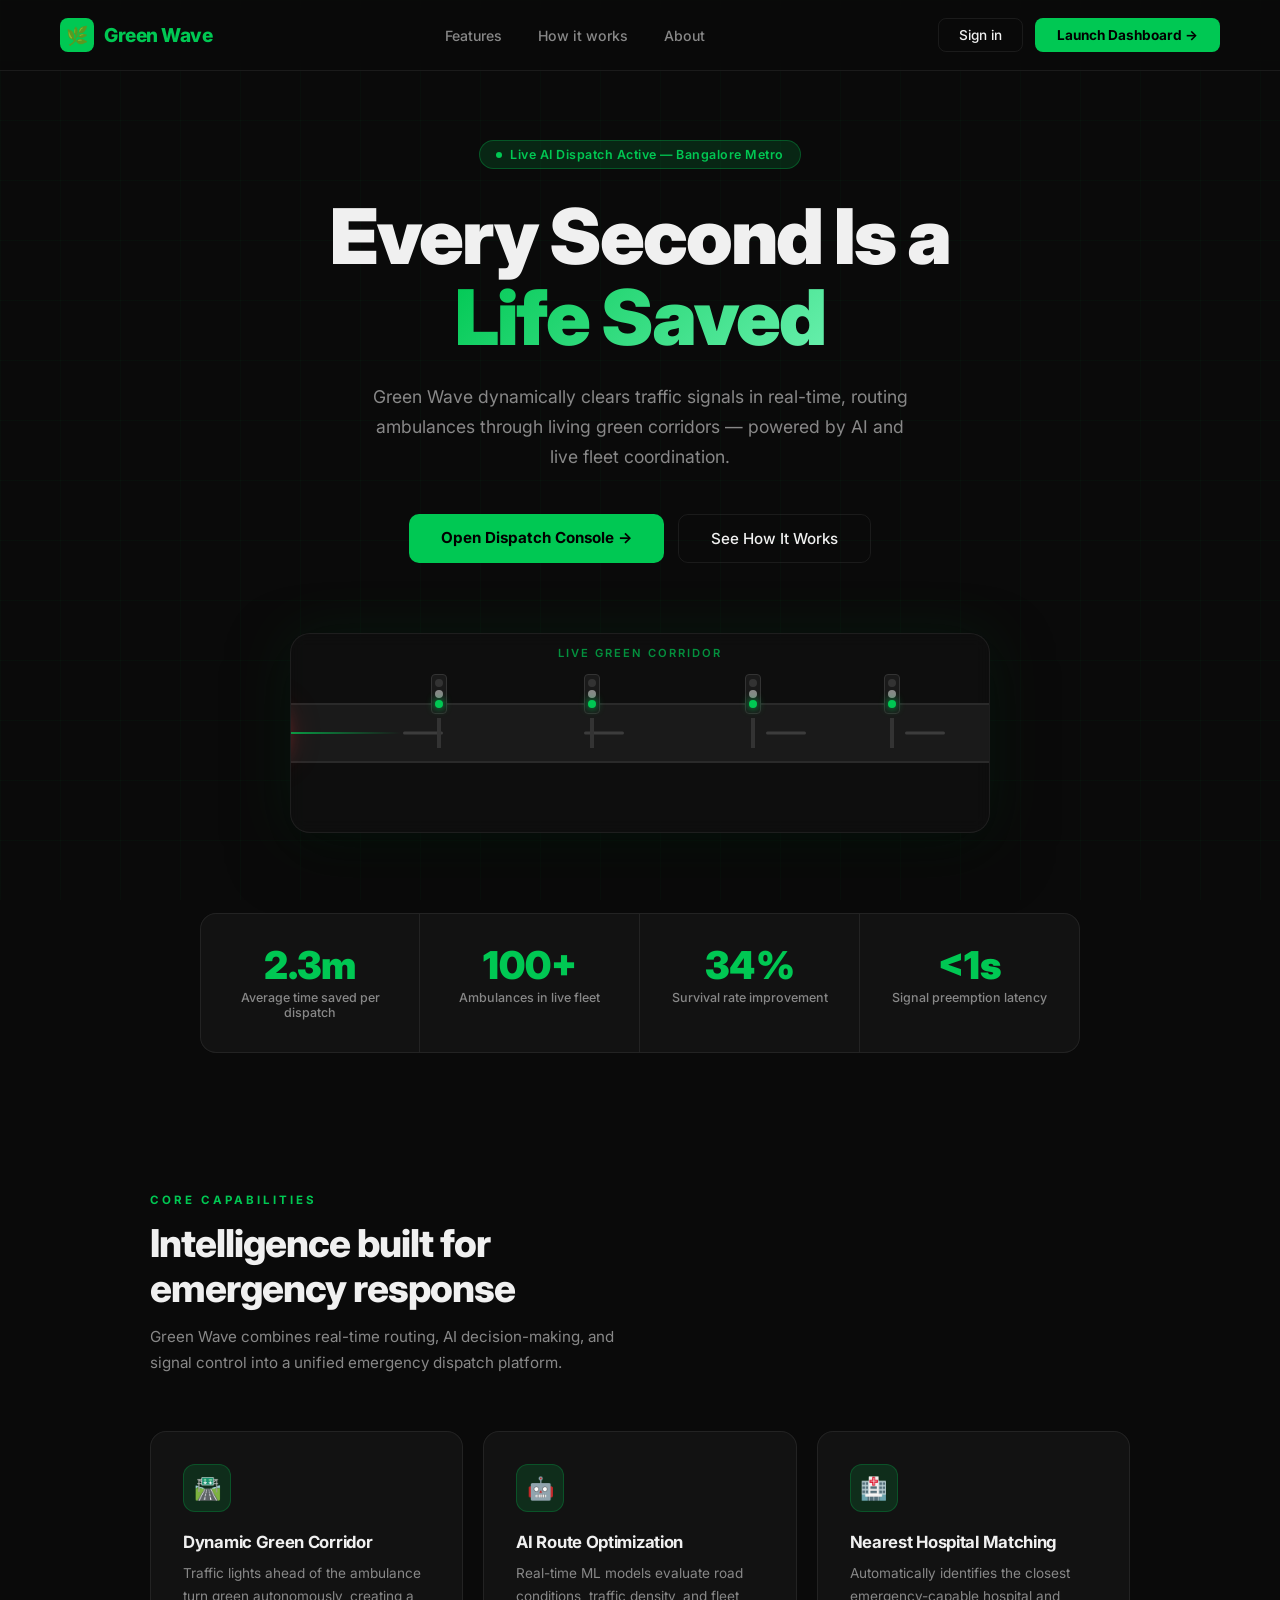
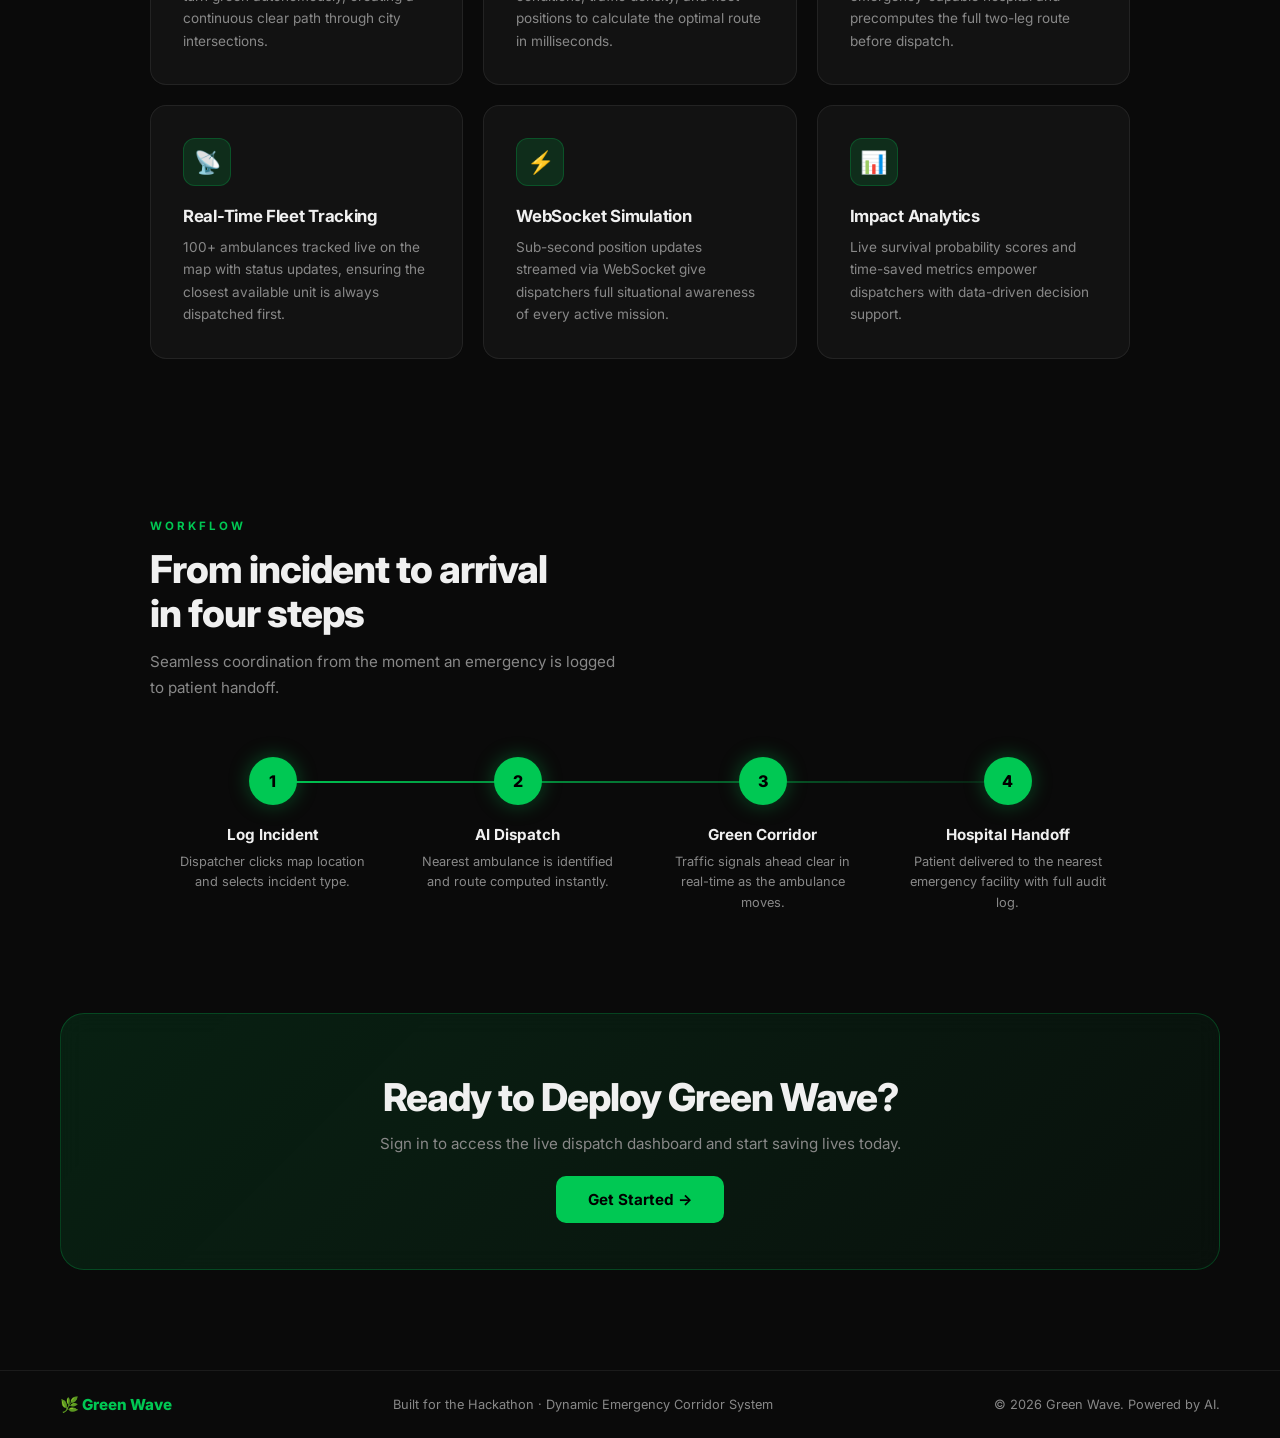
<file: index.html>
<!DOCTYPE html>
<html lang="en">
<head>
    <meta charset="UTF-8">
    <meta name="viewport" content="width=device-width, initial-scale=1.0">
    <title>Dynamic Green Corridor Dashboard</title>
    <!-- Auth guard: redirect to landing if not logged in -->
    <script>
        if (!sessionStorage.getItem('gw_user')) {
            window.location.replace('landing.html');
        }
    </script>
    <link rel="stylesheet" href="style.css">
    <style>
        /* Ambulance pulse animation used by updateAmbulance() */
        @keyframes ambPulse {
            from { box-shadow: 0 0 10px 3px rgba(255,80,0,.6); }
            to   { box-shadow: 0 0 22px 9px rgba(255,80,0,.95); }
        }

        /* Live status bar */
        #status-bar {
            display: none;
            gap: 18px;
            align-items: center;
            background: rgba(0,0,0,.55);
            backdrop-filter: blur(10px);
            border-top: 1px solid rgba(255,255,255,.08);
            padding: 8px 24px;
            font-size: .82rem;
            color: #ddd;
            font-family: 'Inter','Segoe UI',sans-serif;
            flex-wrap: wrap;
        }
        .status-phase { font-weight: 700; font-size: .9rem; }
        .status-item  { color: #bbb; }
        .status-item strong { color: #fff; }

        /* Dispatch button state overrides */
        #dispatch-btn.btn-calculating { background: #555 !important; cursor: wait !important; }
        #dispatch-btn.btn-dispatching { cursor: default !important; }

        /* Incident type select styling */
        .input-group select {
            padding: 10px;
            border: 1px solid rgba(255,255,255,.2);
            border-radius: 8px;
            background: rgba(255,255,255,.05);
            color: white;
            outline: none;
            font-family: inherit;
        }
    </style>
</head>
<body>
    <div id="dashboard-container">
        <header style="display:flex; align-items:center; justify-content:space-between; padding: 12px 20px;">
            <div style="text-align:center; flex:1;">
                <h1 style="font-size:1.5rem; color:var(--accent-color); letter-spacing:1px;">Dynamic Green Corridor Dispatch</h1>
                <p style="font-size:0.8rem; color:#a0a0a0; margin-top:3px;">Agent Console: Incident Logging &amp; Fleet Routing</p>
            </div>
            <a href="landing.html" onclick="sessionStorage.removeItem('gw_user')" title="Sign out"
               style="font-size:0.75rem; color:#666; text-decoration:none; padding:5px 12px;
                      border:1px solid rgba(255,255,255,0.1); border-radius:6px;
                      transition:color 0.2s, border-color 0.2s; white-space:nowrap;"
               onmouseover="this.style.color='#ccc'; this.style.borderColor='rgba(255,255,255,0.3)'"
               onmouseout="this.style.color='#666'; this.style.borderColor='rgba(255,255,255,0.1)'">
                ⬅ Sign out
            </a>
        </header>

        <div id="controls-panel">
            <div class="input-group">
                <label for="incidentType">Type of Incident:</label>
                <select id="incidentType">
                    <option value="cardiac">Cardiac Arrest</option>
                    <option value="accident">Severe Accident</option>
                    <option value="fire">Fire Emergency</option>
                    <option value="maternity">Maternity Emergency</option>
                    <option value="other">Other</option>
                </select>
            </div>
            <div class="input-group">
                <label for="incidentLocation">Location:</label>
                <input type="text" id="incidentLocation" placeholder="Click map to log incident" readonly>
            </div>
            <button id="dispatch-btn" disabled style="opacity:0.4;cursor:not-allowed;">Dispatch Ambulance</button>
        </div>

        <!-- Live status bar — shown during active dispatch simulation -->
        <div id="status-bar"></div>

        <div id="map-container">
            <div id="map"></div>
        </div>
    </div>

    <!-- Google Maps API is now loaded dynamically via app.js -->
    <script src="app.js"></script>
</body>
</html>
</file>
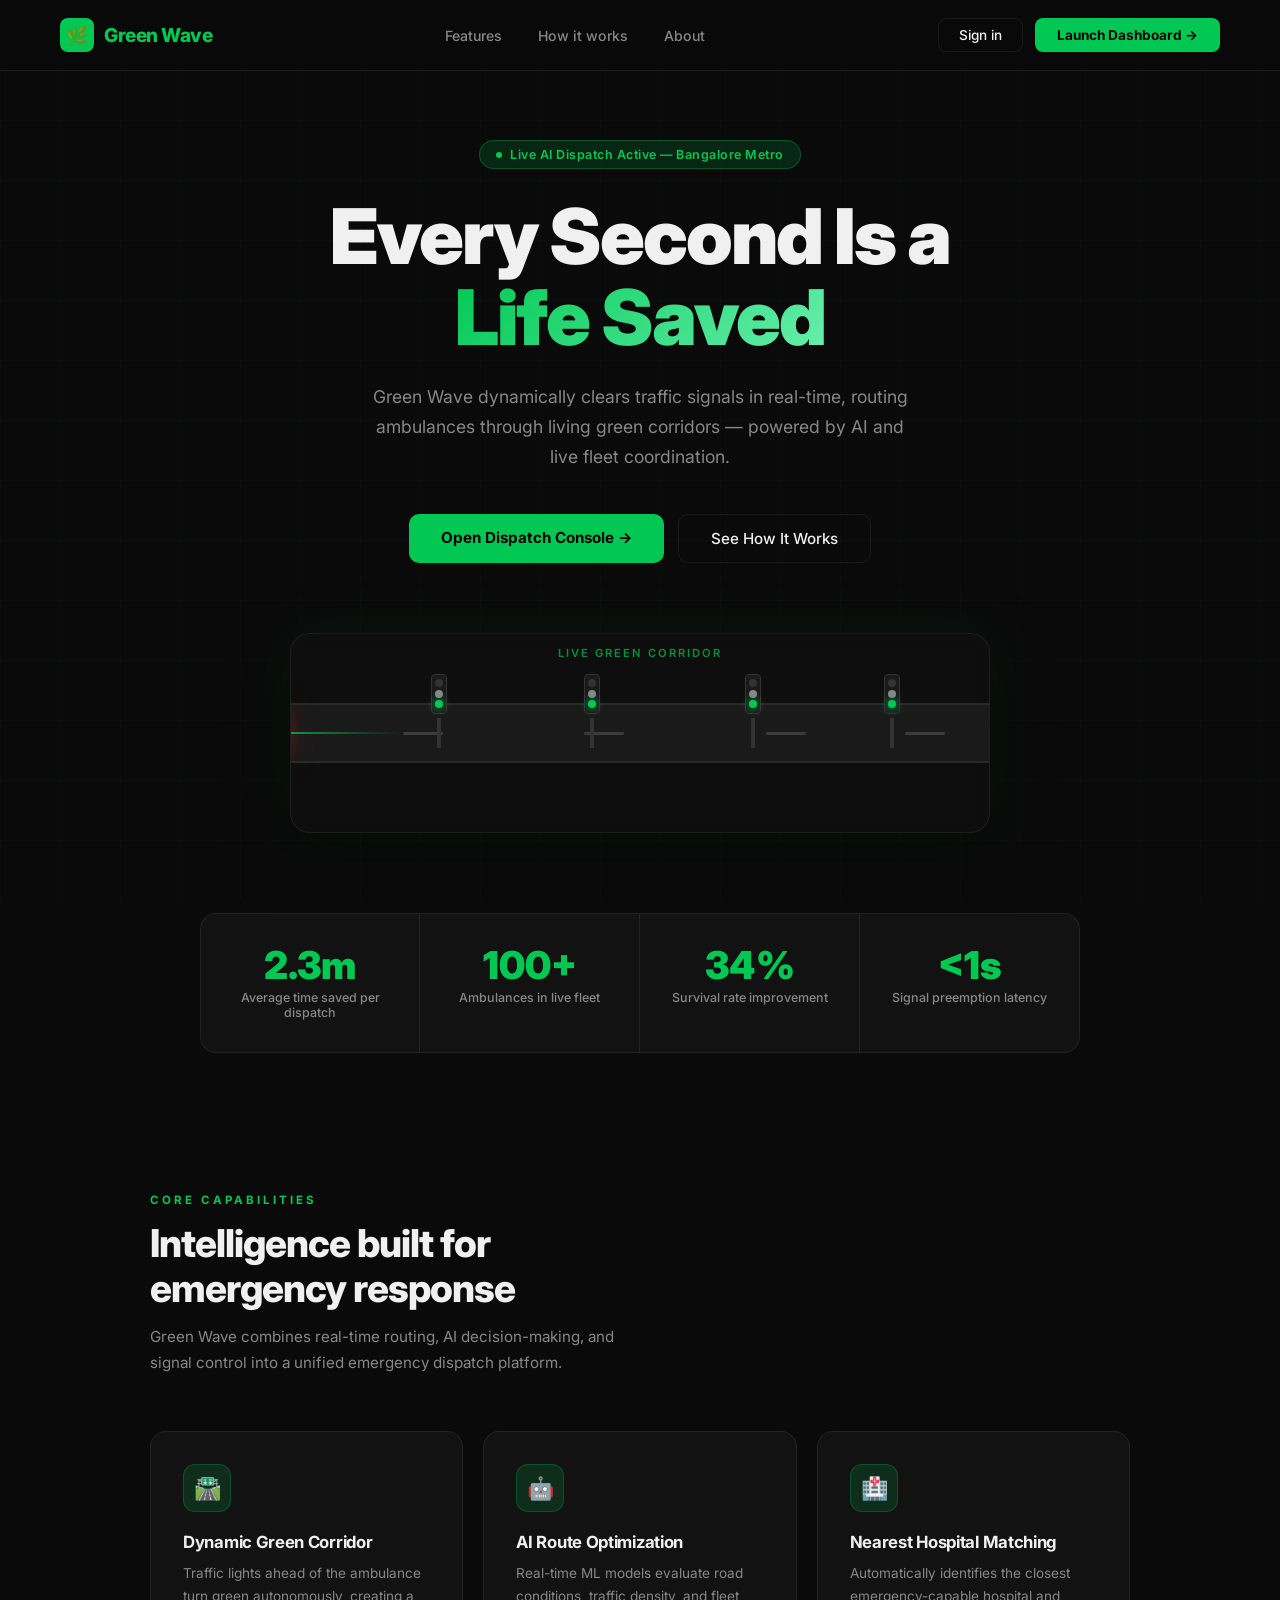
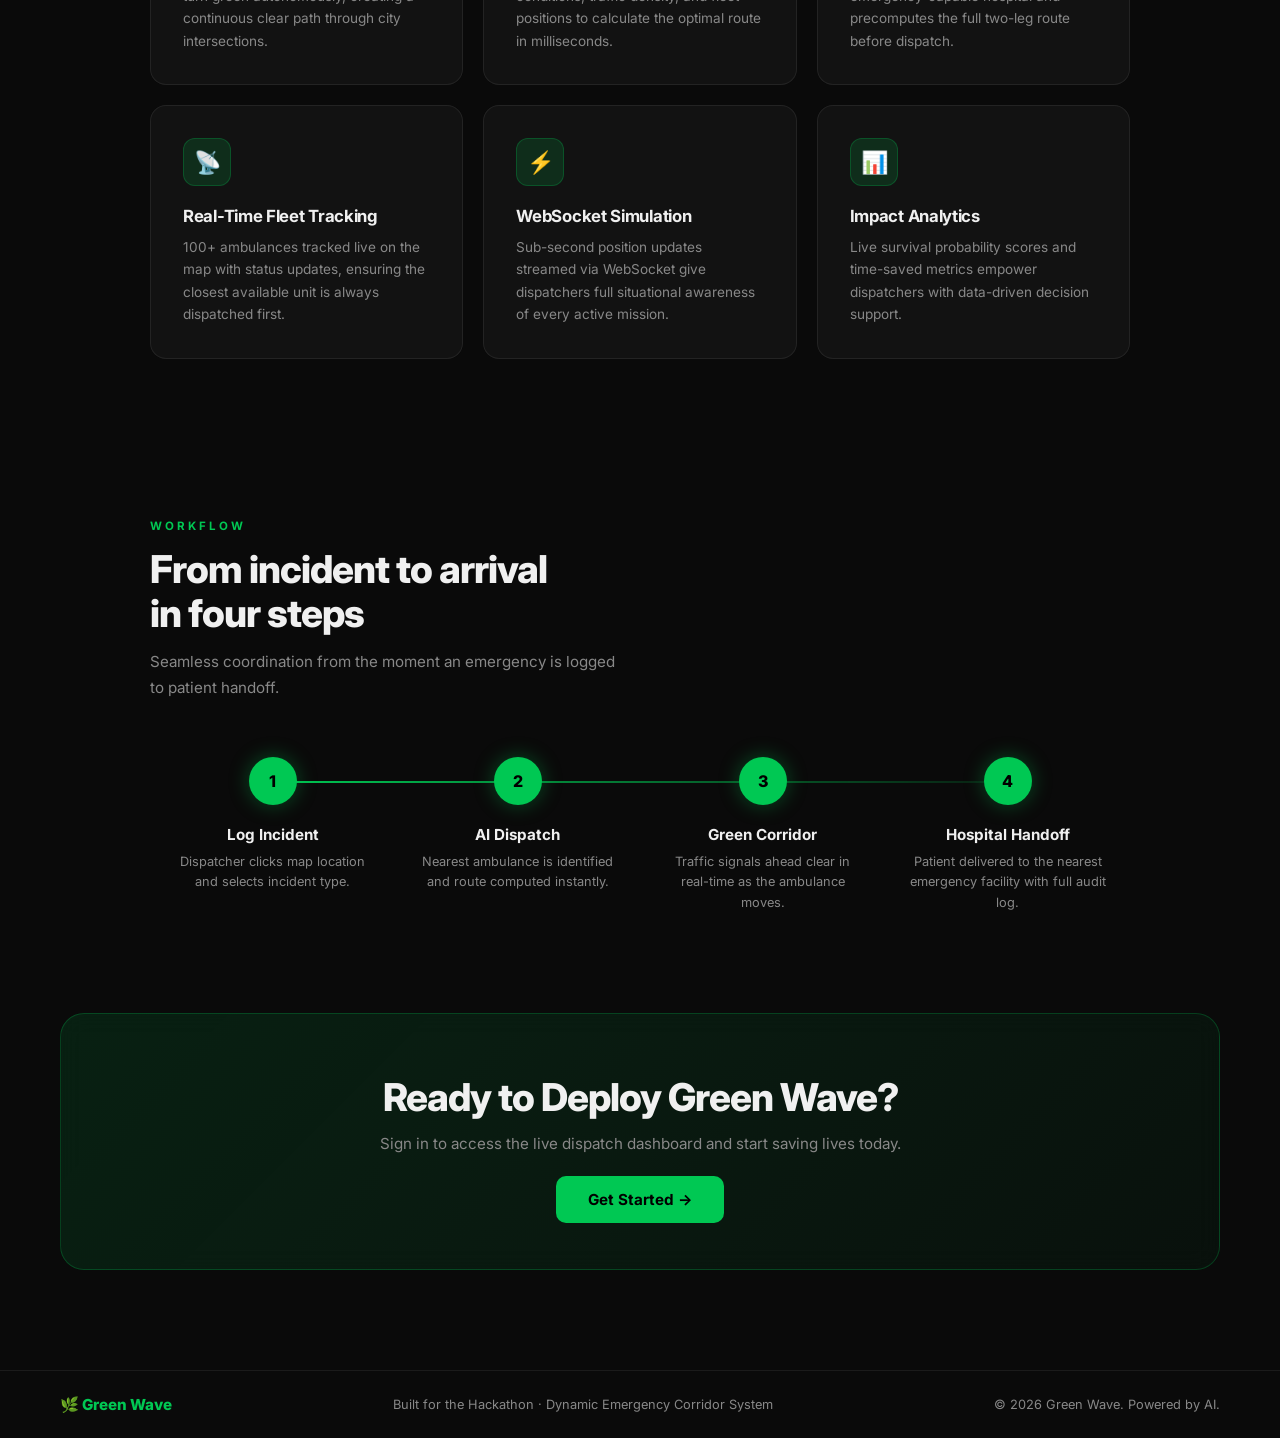
<file: landing.html>
<!DOCTYPE html>
<html lang="en">
<head>
    <meta charset="UTF-8">
    <meta name="viewport" content="width=device-width, initial-scale=1.0">
    <title>Green Wave — Dynamic Emergency Corridor System</title>
    <meta name="description" content="AI-powered ambulance routing that clears green corridors in real-time, saving lives every second.">
    <link rel="preconnect" href="https://fonts.googleapis.com">
    <link href="https://fonts.googleapis.com/css2?family=Inter:wght@300;400;500;600;700;800;900&display=swap" rel="stylesheet">
    <style>
        :root {
            --bg: #0a0a0a;
            --surface: rgba(20,20,20,0.85);
            --border: rgba(255,255,255,0.07);
            --green: #00c853;
            --green-dim: rgba(0,200,83,0.15);
            --green-glow: rgba(0,200,83,0.35);
            --red: #ff4444;
            --text: #f0f0f0;
            --muted: #888;
            --font: 'Inter', sans-serif;
        }

        *, *::before, *::after { box-sizing: border-box; margin: 0; padding: 0; }

        html { scroll-behavior: smooth; }

        body {
            background: var(--bg);
            color: var(--text);
            font-family: var(--font);
            overflow-x: hidden;
        }

        /* ── Animated grid background ── */
        body::before {
            content: '';
            position: fixed;
            inset: 0;
            background-image:
                linear-gradient(rgba(0,200,83,0.03) 1px, transparent 1px),
                linear-gradient(90deg, rgba(0,200,83,0.03) 1px, transparent 1px);
            background-size: 60px 60px;
            z-index: 0;
            pointer-events: none;
        }

        /* ── NAV ── */
        nav {
            position: fixed;
            top: 0; left: 0; right: 0;
            z-index: 100;
            display: flex;
            justify-content: space-between;
            align-items: center;
            padding: 18px 60px;
            background: rgba(10,10,10,0.75);
            backdrop-filter: blur(18px);
            border-bottom: 1px solid var(--border);
        }

        .nav-logo {
            display: flex;
            align-items: center;
            gap: 10px;
            font-size: 1.2rem;
            font-weight: 800;
            color: var(--green);
            letter-spacing: -0.5px;
            text-decoration: none;
        }

        .logo-icon {
            width: 34px; height: 34px;
            background: var(--green);
            border-radius: 8px;
            display: flex;
            align-items: center;
            justify-content: center;
            font-size: 18px;
        }

        .nav-links {
            display: flex;
            gap: 36px;
            list-style: none;
        }

        .nav-links a {
            color: var(--muted);
            text-decoration: none;
            font-size: 0.88rem;
            font-weight: 500;
            transition: color 0.2s;
        }

        .nav-links a:hover { color: var(--text); }

        .nav-cta {
            display: flex;
            gap: 12px;
            align-items: center;
        }

        .btn-ghost {
            padding: 8px 20px;
            border: 1px solid var(--border);
            border-radius: 8px;
            background: transparent;
            color: var(--text);
            font-size: 0.85rem;
            font-weight: 500;
            cursor: pointer;
            text-decoration: none;
            transition: border-color 0.2s, background 0.2s;
        }

        .btn-ghost:hover {
            border-color: rgba(255,255,255,0.25);
            background: rgba(255,255,255,0.05);
        }

        .btn-primary {
            padding: 9px 22px;
            background: var(--green);
            color: #000;
            border: none;
            border-radius: 8px;
            font-size: 0.85rem;
            font-weight: 700;
            cursor: pointer;
            text-decoration: none;
            transition: box-shadow 0.2s, transform 0.15s;
        }

        .btn-primary:hover {
            box-shadow: 0 0 20px var(--green-glow);
            transform: translateY(-1px);
        }

        /* ── HERO ── */
        .hero {
            position: relative;
            min-height: 100vh;
            display: flex;
            flex-direction: column;
            align-items: center;
            justify-content: center;
            text-align: center;
            padding: 140px 40px 80px;
            z-index: 1;
        }

        .hero-badge {
            display: inline-flex;
            align-items: center;
            gap: 8px;
            padding: 6px 16px;
            background: var(--green-dim);
            border: 1px solid rgba(0,200,83,0.3);
            border-radius: 100px;
            font-size: 0.78rem;
            font-weight: 600;
            color: var(--green);
            margin-bottom: 28px;
            letter-spacing: 0.5px;
        }

        .badge-dot {
            width: 6px; height: 6px;
            background: var(--green);
            border-radius: 50%;
            animation: pulse-dot 1.5s infinite;
        }

        @keyframes pulse-dot {
            0%, 100% { opacity: 1; transform: scale(1); }
            50% { opacity: 0.4; transform: scale(0.7); }
        }

        .hero h1 {
            font-size: clamp(2.8rem, 6vw, 5.5rem);
            font-weight: 900;
            line-height: 1.05;
            letter-spacing: -2px;
            max-width: 860px;
            margin-bottom: 24px;
        }

        .hero h1 .highlight {
            background: linear-gradient(135deg, #00c853, #69f0ae);
            -webkit-background-clip: text;
            -webkit-text-fill-color: transparent;
            background-clip: text;
        }

        .hero p {
            font-size: 1.1rem;
            color: var(--muted);
            max-width: 560px;
            line-height: 1.7;
            margin-bottom: 42px;
        }

        .hero-actions {
            display: flex;
            gap: 14px;
            justify-content: center;
            flex-wrap: wrap;
            margin-bottom: 70px;
        }

        .btn-large {
            padding: 14px 32px;
            font-size: 0.95rem;
            border-radius: 10px;
        }

        /* ── Animated corridor visualizer ── */
        .corridor-demo {
            position: relative;
            width: min(700px, 92vw);
            height: 200px;
            background: rgba(15,15,15,0.9);
            border: 1px solid var(--border);
            border-radius: 20px;
            overflow: hidden;
            backdrop-filter: blur(8px);
            box-shadow: 0 0 60px rgba(0,200,83,0.08), 0 20px 60px rgba(0,0,0,0.5);
        }

        .road {
            position: absolute;
            top: 50%;
            left: 0; right: 0;
            height: 60px;
            transform: translateY(-50%);
            background: #1a1a1a;
            border-top: 2px solid #2a2a2a;
            border-bottom: 2px solid #2a2a2a;
        }

        .road-dash {
            position: absolute;
            top: 50%;
            transform: translateY(-50%);
            height: 3px;
            width: 40px;
            background: rgba(255,255,255,0.15);
            border-radius: 2px;
            animation: dash-move 1.8s linear infinite;
        }

        .road-dash:nth-child(1) { left: -10%; animation-delay: 0s; }
        .road-dash:nth-child(2) { left: 16%; animation-delay: -0.6s; }
        .road-dash:nth-child(3) { left: 42%; animation-delay: -1.2s; }
        .road-dash:nth-child(4) { left: 68%; animation-delay: -0.3s; }
        .road-dash:nth-child(5) { left: 88%; animation-delay: -0.9s; }

        @keyframes dash-move {
            from { transform: translateY(-50%) translateX(0); }
            to   { transform: translateY(-50%) translateX(-200px); }
        }

        .ambulance {
            position: absolute;
            top: 50%;
            left: -80px;
            transform: translateY(-50%);
            width: 70px; height: 40px;
            background: linear-gradient(90deg, #cc0000, #ff2222);
            border-radius: 6px 10px 6px 6px;
            animation: amb-drive 4s ease-in-out infinite;
            box-shadow: 0 0 20px rgba(255,50,50,0.7), 0 0 40px rgba(255,50,50,0.3);
        }

        .ambulance::before {
            content: '🚑';
            position: absolute;
            top: 50%; left: 50%;
            transform: translate(-50%, -50%);
            font-size: 24px;
        }

        .ambulance::after {
            content: '';
            position: absolute;
            left: 100%; top: 50%;
            transform: translateY(-50%);
            width: 120px; height: 2px;
            background: linear-gradient(90deg, rgba(0,200,83,0.8), transparent);
            animation: corridor-beam 4s ease-in-out infinite;
        }

        @keyframes amb-drive {
            0%   { left: -80px; }
            80%  { left: calc(100% + 80px); }
            100% { left: calc(100% + 80px); }
        }

        @keyframes corridor-beam {
            0%   { opacity: 0; }
            20%  { opacity: 1; }
            80%  { opacity: 1; }
            100% { opacity: 0; }
        }

        /* Traffic lights */
        .signal {
            position: absolute;
            top: 20%;
            display: flex;
            flex-direction: column;
            gap: 4px;
            align-items: center;
        }

        .signal-post {
            width: 4px;
            height: 30px;
            background: #333;
        }

        .signal-box {
            width: 16px;
            height: 40px;
            background: #1a1a1a;
            border: 1px solid #333;
            border-radius: 4px;
            display: flex;
            flex-direction: column;
            align-items: center;
            justify-content: space-around;
            padding: 3px;
        }

        .signal-light {
            width: 8px; height: 8px;
            border-radius: 50%;
        }

        .sig-r { background: var(--red); box-shadow: 0 0 6px var(--red); }
        .sig-y { background: #888; }
        .sig-g { background: #888; }

        .signal.green-active .sig-r { background: #333; box-shadow: none; }
        .signal.green-active .sig-g { background: var(--green); box-shadow: 0 0 8px var(--green); }

        .signal:nth-child(3) { left: 20%; }
        .signal:nth-child(4) { left: 42%; }
        .signal:nth-child(5) { left: 65%; }
        .signal:nth-child(6) { left: 85%; }

        .corridor-label {
            position: absolute;
            top: 12px; left: 50%;
            transform: translateX(-50%);
            font-size: 0.7rem;
            color: var(--green);
            font-weight: 600;
            letter-spacing: 2px;
            opacity: 0.7;
        }

        /* ── STATS ── */
        .stats-section {
            position: relative;
            z-index: 1;
            display: flex;
            justify-content: center;
            gap: 0;
            padding: 0 40px 80px;
        }

        .stat-card {
            flex: 1;
            max-width: 220px;
            padding: 32px 28px;
            text-align: center;
            border: 1px solid var(--border);
            background: var(--surface);
            backdrop-filter: blur(12px);
        }

        .stat-card:first-child { border-radius: 16px 0 0 16px; }
        .stat-card:last-child  { border-radius: 0 16px 16px 0; }
        .stat-card + .stat-card { border-left: none; }

        .stat-value {
            font-size: 2.4rem;
            font-weight: 900;
            color: var(--green);
            line-height: 1;
            margin-bottom: 6px;
        }

        .stat-label {
            font-size: 0.78rem;
            color: var(--muted);
            font-weight: 500;
        }

        /* ── FEATURES ── */
        .features-section {
            position: relative;
            z-index: 1;
            padding: 60px 60px 100px;
            max-width: 1100px;
            margin: 0 auto;
        }

        .section-label {
            font-size: 0.72rem;
            font-weight: 700;
            letter-spacing: 3px;
            color: var(--green);
            text-transform: uppercase;
            margin-bottom: 14px;
        }

        .section-title {
            font-size: clamp(1.8rem, 3vw, 2.6rem);
            font-weight: 800;
            letter-spacing: -1px;
            margin-bottom: 14px;
            line-height: 1.15;
        }

        .section-subtitle {
            font-size: 0.95rem;
            color: var(--muted);
            max-width: 480px;
            line-height: 1.7;
            margin-bottom: 56px;
        }

        .features-grid {
            display: grid;
            grid-template-columns: repeat(auto-fit, minmax(300px, 1fr));
            gap: 20px;
        }

        .feature-card {
            padding: 32px;
            background: var(--surface);
            border: 1px solid var(--border);
            border-radius: 16px;
            backdrop-filter: blur(8px);
            transition: border-color 0.3s, transform 0.3s, box-shadow 0.3s;
            cursor: default;
        }

        .feature-card:hover {
            border-color: rgba(0,200,83,0.3);
            transform: translateY(-4px);
            box-shadow: 0 12px 40px rgba(0,0,0,0.4), 0 0 0 1px rgba(0,200,83,0.1);
        }

        .feature-icon {
            width: 48px; height: 48px;
            background: var(--green-dim);
            border: 1px solid rgba(0,200,83,0.25);
            border-radius: 12px;
            display: flex;
            align-items: center;
            justify-content: center;
            font-size: 22px;
            margin-bottom: 20px;
        }

        .feature-card h3 {
            font-size: 1.05rem;
            font-weight: 700;
            margin-bottom: 10px;
            letter-spacing: -0.3px;
        }

        .feature-card p {
            font-size: 0.85rem;
            color: var(--muted);
            line-height: 1.65;
        }

        /* ── HOW IT WORKS ── */
        .how-section {
            position: relative;
            z-index: 1;
            padding: 60px 60px 100px;
            max-width: 1100px;
            margin: 0 auto;
        }

        .steps-grid {
            display: grid;
            grid-template-columns: repeat(4, 1fr);
            gap: 0;
            position: relative;
        }

        .steps-grid::before {
            content: '';
            position: absolute;
            top: 24px;
            left: 12%;
            right: 12%;
            height: 2px;
            background: linear-gradient(90deg, var(--green) 0%, rgba(0,200,83,0.1) 100%);
            z-index: 0;
        }

        .step {
            padding: 0 20px;
            text-align: center;
            position: relative;
            z-index: 1;
        }

        .step-number {
            width: 48px; height: 48px;
            background: var(--green);
            border-radius: 50%;
            display: flex;
            align-items: center;
            justify-content: center;
            font-size: 1rem;
            font-weight: 800;
            color: #000;
            margin: 0 auto 20px;
            box-shadow: 0 0 20px var(--green-glow);
        }

        .step h4 {
            font-size: 0.95rem;
            font-weight: 700;
            margin-bottom: 8px;
        }

        .step p {
            font-size: 0.8rem;
            color: var(--muted);
            line-height: 1.6;
        }

        /* ── CTA ── */
        .cta-section {
            position: relative;
            z-index: 1;
            margin: 0 60px 100px;
            padding: 60px;
            background: linear-gradient(135deg, rgba(0,200,83,0.12), rgba(0,200,83,0.04));
            border: 1px solid rgba(0,200,83,0.25);
            border-radius: 24px;
            text-align: center;
            backdrop-filter: blur(12px);
        }

        .cta-section h2 {
            font-size: clamp(1.8rem, 3vw, 2.4rem);
            font-weight: 800;
            letter-spacing: -1px;
            margin-bottom: 14px;
        }

        .cta-section p {
            color: var(--muted);
            font-size: 0.95rem;
            margin-bottom: 36px;
        }

        /* ── FOOTER ── */
        footer {
            position: relative;
            z-index: 1;
            border-top: 1px solid var(--border);
            padding: 24px 60px;
            display: flex;
            justify-content: space-between;
            align-items: center;
        }

        footer p {
            font-size: 0.8rem;
            color: var(--muted);
        }

        .footer-logo {
            font-size: 0.95rem;
            font-weight: 800;
            color: var(--green);
        }
    </style>
</head>
<body>

    <!-- NAV -->
    <nav>
        <a href="landing.html" class="nav-logo">
            <div class="logo-icon">🌿</div>
            Green Wave
        </a>
        <ul class="nav-links">
            <li><a href="#features">Features</a></li>
            <li><a href="#how-it-works">How it works</a></li>
            <li><a href="#about">About</a></li>
        </ul>
        <div class="nav-cta">
            <a href="login.html" class="btn-ghost">Sign in</a>
            <a href="login.html" class="btn-primary">Launch Dashboard →</a>
        </div>
    </nav>

    <!-- HERO -->
    <section class="hero">
        <div class="hero-badge">
            <span class="badge-dot"></span>
            Live AI Dispatch Active — Bangalore Metro
        </div>
        <h1>Every Second Is a<br><span class="highlight">Life Saved</span></h1>
        <p>Green Wave dynamically clears traffic signals in real-time, routing ambulances through living green corridors — powered by AI and live fleet coordination.</p>
        <div class="hero-actions">
            <a href="login.html" class="btn-primary btn-large">Open Dispatch Console →</a>
            <a href="#how-it-works" class="btn-ghost btn-large">See How It Works</a>
        </div>

        <!-- Animated corridor demo -->
        <div class="corridor-demo">
            <div class="corridor-label">LIVE GREEN CORRIDOR</div>
            <div class="road">
                <div class="road-dash"></div>
                <div class="road-dash"></div>
                <div class="road-dash"></div>
                <div class="road-dash"></div>
                <div class="road-dash"></div>
            </div>
            <!-- Signals -->
            <div class="signal green-active">
                <div class="signal-box">
                    <div class="signal-light sig-r"></div>
                    <div class="signal-light sig-y"></div>
                    <div class="signal-light sig-g"></div>
                </div>
                <div class="signal-post"></div>
            </div>
            <div class="signal green-active">
                <div class="signal-box">
                    <div class="signal-light sig-r"></div>
                    <div class="signal-light sig-y"></div>
                    <div class="signal-light sig-g"></div>
                </div>
                <div class="signal-post"></div>
            </div>
            <div class="signal green-active">
                <div class="signal-box">
                    <div class="signal-light sig-r"></div>
                    <div class="signal-light sig-y"></div>
                    <div class="signal-light sig-g"></div>
                </div>
                <div class="signal-post"></div>
            </div>
            <div class="signal green-active">
                <div class="signal-box">
                    <div class="signal-light sig-r"></div>
                    <div class="signal-light sig-y"></div>
                    <div class="signal-light sig-g"></div>
                </div>
                <div class="signal-post"></div>
            </div>
            <!-- Ambulance -->
            <div class="ambulance"></div>
        </div>
    </section>

    <!-- STATS -->
    <div class="stats-section">
        <div class="stat-card">
            <div class="stat-value">2.3m</div>
            <div class="stat-label">Average time saved per dispatch</div>
        </div>
        <div class="stat-card">
            <div class="stat-value">100+</div>
            <div class="stat-label">Ambulances in live fleet</div>
        </div>
        <div class="stat-card">
            <div class="stat-value">34%</div>
            <div class="stat-label">Survival rate improvement</div>
        </div>
        <div class="stat-card">
            <div class="stat-value">&lt;1s</div>
            <div class="stat-label">Signal preemption latency</div>
        </div>
    </div>

    <!-- FEATURES -->
    <section class="features-section" id="features">
        <div class="section-label">Core Capabilities</div>
        <h2 class="section-title">Intelligence built for<br>emergency response</h2>
        <p class="section-subtitle">Green Wave combines real-time routing, AI decision-making, and signal control into a unified emergency dispatch platform.</p>
        <div class="features-grid">
            <div class="feature-card">
                <div class="feature-icon">🛣️</div>
                <h3>Dynamic Green Corridor</h3>
                <p>Traffic lights ahead of the ambulance turn green autonomously, creating a continuous clear path through city intersections.</p>
            </div>
            <div class="feature-card">
                <div class="feature-icon">🤖</div>
                <h3>AI Route Optimization</h3>
                <p>Real-time ML models evaluate road conditions, traffic density, and fleet positions to calculate the optimal route in milliseconds.</p>
            </div>
            <div class="feature-card">
                <div class="feature-icon">🏥</div>
                <h3>Nearest Hospital Matching</h3>
                <p>Automatically identifies the closest emergency-capable hospital and precomputes the full two-leg route before dispatch.</p>
            </div>
            <div class="feature-card">
                <div class="feature-icon">📡</div>
                <h3>Real-Time Fleet Tracking</h3>
                <p>100+ ambulances tracked live on the map with status updates, ensuring the closest available unit is always dispatched first.</p>
            </div>
            <div class="feature-card">
                <div class="feature-icon">⚡</div>
                <h3>WebSocket Simulation</h3>
                <p>Sub-second position updates streamed via WebSocket give dispatchers full situational awareness of every active mission.</p>
            </div>
            <div class="feature-card">
                <div class="feature-icon">📊</div>
                <h3>Impact Analytics</h3>
                <p>Live survival probability scores and time-saved metrics empower dispatchers with data-driven decision support.</p>
            </div>
        </div>
    </section>

    <!-- HOW IT WORKS -->
    <section class="how-section" id="how-it-works">
        <div class="section-label">Workflow</div>
        <h2 class="section-title">From incident to arrival<br>in four steps</h2>
        <p class="section-subtitle">Seamless coordination from the moment an emergency is logged to patient handoff.</p>
        <div class="steps-grid">
            <div class="step">
                <div class="step-number">1</div>
                <h4>Log Incident</h4>
                <p>Dispatcher clicks map location and selects incident type.</p>
            </div>
            <div class="step">
                <div class="step-number">2</div>
                <h4>AI Dispatch</h4>
                <p>Nearest ambulance is identified and route computed instantly.</p>
            </div>
            <div class="step">
                <div class="step-number">3</div>
                <h4>Green Corridor</h4>
                <p>Traffic signals ahead clear in real-time as the ambulance moves.</p>
            </div>
            <div class="step">
                <div class="step-number">4</div>
                <h4>Hospital Handoff</h4>
                <p>Patient delivered to the nearest emergency facility with full audit log.</p>
            </div>
        </div>
    </section>

    <!-- CTA -->
    <section class="cta-section" id="about">
        <h2>Ready to Deploy Green Wave?</h2>
        <p>Sign in to access the live dispatch dashboard and start saving lives today.</p>
        <a href="login.html" class="btn-primary btn-large">Get Started →</a>
    </section>

    <!-- FOOTER -->
    <footer>
        <div class="footer-logo">🌿 Green Wave</div>
        <p>Built for the Hackathon · Dynamic Emergency Corridor System</p>
        <p>© 2026 Green Wave. Powered by AI.</p>
    </footer>

</body>
</html>
</file>
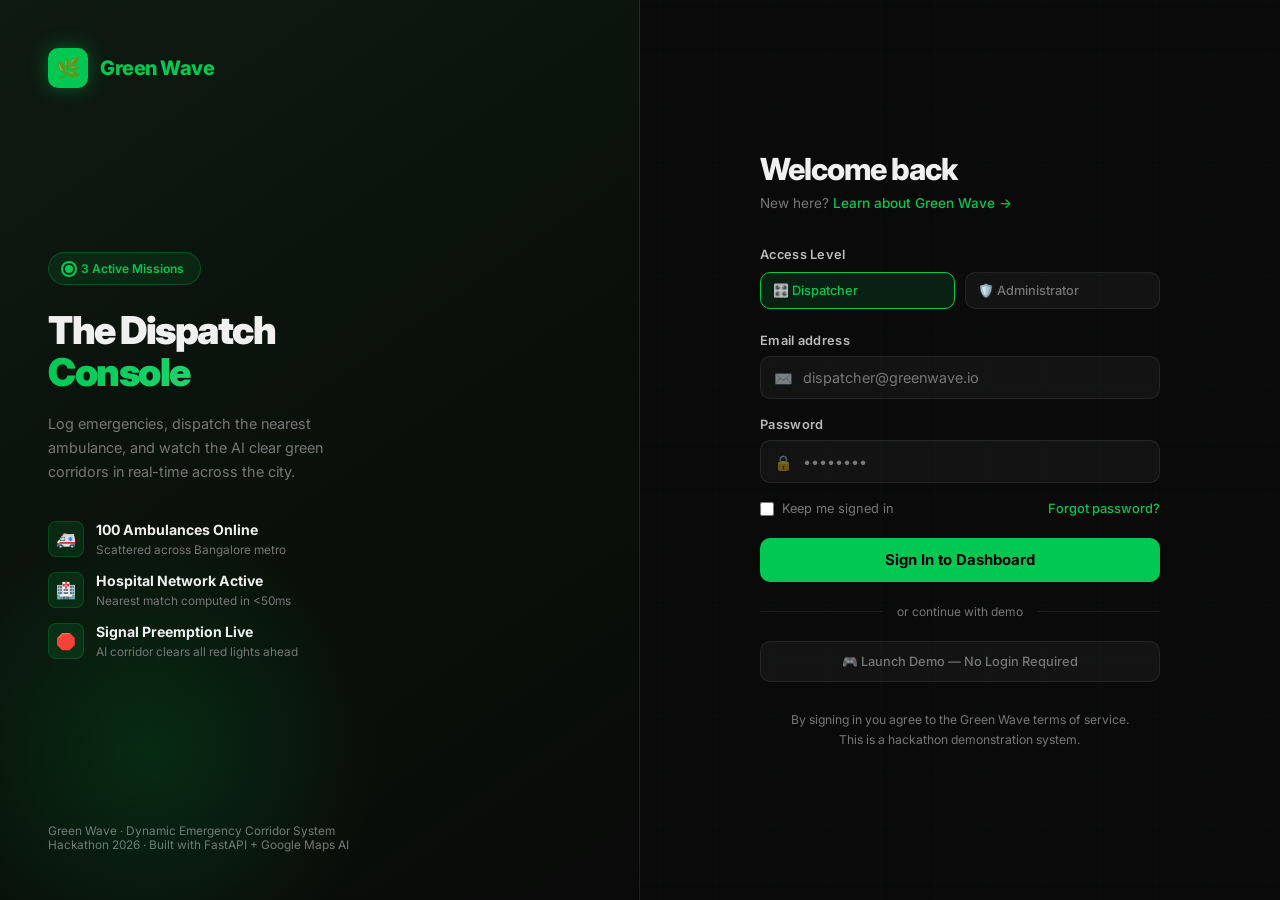
<file: login.html>
<!DOCTYPE html>
<html lang="en">
<head>
    <meta charset="UTF-8">
    <meta name="viewport" content="width=device-width, initial-scale=1.0">
    <title>Sign In — Green Wave Dispatch</title>
    <meta name="description" content="Sign in to the Green Wave emergency corridor dispatch console.">
    <link rel="preconnect" href="https://fonts.googleapis.com">
    <link href="https://fonts.googleapis.com/css2?family=Inter:wght@300;400;500;600;700;800&display=swap" rel="stylesheet">
    <style>
        :root {
            --bg: #0a0a0a;
            --surface: rgba(18,18,18,0.92);
            --border: rgba(255,255,255,0.08);
            --green: #00c853;
            --green-dim: rgba(0,200,83,0.12);
            --green-glow: rgba(0,200,83,0.4);
            --red: #ff4444;
            --text: #f0f0f0;
            --muted: #777;
            --input-bg: rgba(255,255,255,0.04);
            --font: 'Inter', sans-serif;
        }

        *, *::before, *::after { box-sizing: border-box; margin: 0; padding: 0; }

        body {
            background: var(--bg);
            color: var(--text);
            font-family: var(--font);
            height: 100vh;
            overflow: hidden;
            display: grid;
            grid-template-columns: 1fr 1fr;
        }

        /* ── Animated grid ── */
        body::before {
            content: '';
            position: fixed;
            inset: 0;
            background-image:
                linear-gradient(rgba(0,200,83,0.025) 1px, transparent 1px),
                linear-gradient(90deg, rgba(0,200,83,0.025) 1px, transparent 1px);
            background-size: 55px 55px;
            pointer-events: none;
            z-index: 0;
        }

        /* ── LEFT PANEL — brand / visual ── */
        .brand-panel {
            position: relative;
            background: linear-gradient(145deg, #0f1a12 0%, #081008 60%, #0a0a0a 100%);
            display: flex;
            flex-direction: column;
            justify-content: space-between;
            padding: 48px;
            border-right: 1px solid var(--border);
            overflow: hidden;
            z-index: 1;
        }

        /* Radial green glow in the background */
        .brand-panel::before {
            content: '';
            position: absolute;
            bottom: -100px;
            left: -100px;
            width: 500px;
            height: 500px;
            background: radial-gradient(circle, rgba(0,200,83,0.15) 0%, transparent 65%);
            pointer-events: none;
        }

        .brand-logo {
            display: flex;
            align-items: center;
            gap: 12px;
            font-size: 1.25rem;
            font-weight: 800;
            color: var(--green);
            letter-spacing: -0.5px;
            text-decoration: none;
        }

        .logo-ring {
            width: 40px; height: 40px;
            background: var(--green);
            border-radius: 10px;
            display: flex;
            align-items: center;
            justify-content: center;
            font-size: 20px;
            box-shadow: 0 0 20px var(--green-glow);
        }

        .brand-content {
            position: relative;
            z-index: 1;
        }

        .brand-content h2 {
            font-size: 2.4rem;
            font-weight: 900;
            letter-spacing: -1.5px;
            line-height: 1.1;
            margin-bottom: 18px;
        }

        .brand-content h2 .g {
            display: block;
            background: linear-gradient(120deg, #00c853, #69f0ae);
            -webkit-background-clip: text;
            -webkit-text-fill-color: transparent;
            background-clip: text;
        }

        .brand-content p {
            font-size: 0.9rem;
            color: var(--muted);
            line-height: 1.7;
            max-width: 320px;
            margin-bottom: 36px;
        }

        /* Mini live stats */
        .live-stats {
            display: flex;
            flex-direction: column;
            gap: 14px;
        }

        .stat-row {
            display: flex;
            align-items: center;
            gap: 12px;
        }

        .stat-icon {
            width: 36px; height: 36px;
            background: var(--green-dim);
            border: 1px solid rgba(0,200,83,0.2);
            border-radius: 8px;
            display: flex;
            align-items: center;
            justify-content: center;
            font-size: 16px;
            flex-shrink: 0;
        }

        .stat-info strong {
            display: block;
            font-size: 0.88rem;
            font-weight: 700;
            color: var(--text);
        }

        .stat-info span {
            font-size: 0.74rem;
            color: var(--muted);
        }

        /* Active mission pill */
        .mission-pill {
            display: inline-flex;
            align-items: center;
            gap: 8px;
            padding: 8px 16px;
            background: rgba(0,200,83,0.1);
            border: 1px solid rgba(0,200,83,0.25);
            border-radius: 100px;
            font-size: 0.75rem;
            font-weight: 600;
            color: var(--green);
        }

        .pulse-ring {
            width: 8px; height: 8px;
            background: var(--green);
            border-radius: 50%;
            animation: pulse-ring 1.5s infinite;
            position: relative;
        }

        .pulse-ring::after {
            content: '';
            position: absolute;
            inset: -4px;
            border: 2px solid var(--green);
            border-radius: 50%;
            animation: ring-expand 1.5s infinite;
        }

        @keyframes pulse-ring {
            0%, 100% { opacity: 1; }
            50% { opacity: 0.5; }
        }

        @keyframes ring-expand {
            0% { transform: scale(1); opacity: 0.8; }
            100% { transform: scale(2.5); opacity: 0; }
        }

        .brand-footer {
            font-size: 0.74rem;
            color: var(--muted);
        }

        /* ── RIGHT PANEL — form ── */
        .login-panel {
            position: relative;
            display: flex;
            flex-direction: column;
            align-items: center;
            justify-content: center;
            padding: 60px 70px;
            z-index: 1;
        }

        .login-card {
            width: 100%;
            max-width: 400px;
        }

        .login-header {
            margin-bottom: 36px;
        }

        .login-header h1 {
            font-size: 1.9rem;
            font-weight: 800;
            letter-spacing: -1px;
            margin-bottom: 8px;
        }

        .login-header p {
            font-size: 0.85rem;
            color: var(--muted);
        }

        .login-header p a {
            color: var(--green);
            text-decoration: none;
            font-weight: 500;
        }

        .login-header p a:hover { text-decoration: underline; }

        /* ── Form ── */
        .form-group {
            margin-bottom: 18px;
        }

        .form-group label {
            display: block;
            font-size: 0.8rem;
            font-weight: 600;
            color: #bbb;
            margin-bottom: 8px;
            letter-spacing: 0.3px;
        }

        .input-wrap {
            position: relative;
        }

        .input-icon {
            position: absolute;
            left: 14px;
            top: 50%;
            transform: translateY(-50%);
            font-size: 15px;
            opacity: 0.45;
            pointer-events: none;
        }

        .form-group input {
            width: 100%;
            padding: 12px 14px 12px 42px;
            background: var(--input-bg);
            border: 1px solid var(--border);
            border-radius: 10px;
            color: var(--text);
            font-family: var(--font);
            font-size: 0.9rem;
            outline: none;
            transition: border-color 0.25s, box-shadow 0.25s, background 0.25s;
        }

        .form-group input::placeholder { color: var(--muted); }

        .form-group input:focus {
            border-color: var(--green);
            background: rgba(0,200,83,0.04);
            box-shadow: 0 0 0 3px rgba(0,200,83,0.12);
        }

        .form-group input.error {
            border-color: var(--red);
            box-shadow: 0 0 0 3px rgba(255,68,68,0.12);
        }

        .form-row {
            display: flex;
            justify-content: space-between;
            align-items: center;
            margin-bottom: 22px;
        }

        .remember-label {
            display: flex;
            align-items: center;
            gap: 8px;
            font-size: 0.8rem;
            color: var(--muted);
            cursor: pointer;
        }

        .remember-label input[type="checkbox"] {
            width: 14px; height: 14px;
            accent-color: var(--green);
            cursor: pointer;
        }

        .forgot-link {
            font-size: 0.8rem;
            color: var(--green);
            text-decoration: none;
            font-weight: 500;
        }

        .forgot-link:hover { text-decoration: underline; }

        /* Error message */
        .error-msg {
            display: none;
            font-size: 0.78rem;
            color: var(--red);
            margin-top: 6px;
            padding: 8px 12px;
            background: rgba(255,68,68,0.08);
            border: 1px solid rgba(255,68,68,0.2);
            border-radius: 8px;
        }

        .error-msg.visible { display: block; }

        /* Submit button */
        #login-btn {
            width: 100%;
            padding: 13px;
            background: var(--green);
            color: #000;
            border: none;
            border-radius: 10px;
            font-family: var(--font);
            font-size: 0.93rem;
            font-weight: 700;
            cursor: pointer;
            transition: box-shadow 0.2s, transform 0.15s;
            position: relative;
            overflow: hidden;
        }

        #login-btn:hover:not(:disabled) {
            box-shadow: 0 0 24px var(--green-glow);
            transform: translateY(-1px);
        }

        #login-btn:disabled {
            opacity: 0.6;
            cursor: not-allowed;
            transform: none;
        }

        #login-btn .btn-text { transition: opacity 0.2s; }
        #login-btn .btn-spinner { display: none; }

        #login-btn.loading .btn-text { display: none; }
        #login-btn.loading .btn-spinner { display: inline; }

        .spinner {
            display: inline-block;
            width: 16px; height: 16px;
            border: 2px solid rgba(0,0,0,0.3);
            border-top-color: #000;
            border-radius: 50%;
            animation: spin 0.7s linear infinite;
            vertical-align: middle;
        }

        @keyframes spin {
            to { transform: rotate(360deg); }
        }

        /* Divider */
        .divider {
            display: flex;
            align-items: center;
            gap: 14px;
            margin: 22px 0;
            color: var(--muted);
            font-size: 0.75rem;
        }

        .divider::before, .divider::after {
            content: '';
            flex: 1;
            height: 1px;
            background: var(--border);
        }

        /* Role selector */
        .role-selector {
            display: grid;
            grid-template-columns: 1fr 1fr;
            gap: 10px;
            margin-bottom: 24px;
        }

        .role-btn {
            padding: 10px 12px;
            background: var(--input-bg);
            border: 1px solid var(--border);
            border-radius: 10px;
            color: var(--muted);
            font-family: var(--font);
            font-size: 0.8rem;
            font-weight: 500;
            cursor: pointer;
            transition: all 0.2s;
            display: flex;
            align-items: center;
            gap: 8px;
        }

        .role-btn:hover {
            border-color: rgba(255,255,255,0.2);
            color: var(--text);
        }

        .role-btn.active {
            border-color: var(--green);
            background: var(--green-dim);
            color: var(--green);
        }

        .login-footer {
            margin-top: 28px;
            font-size: 0.76rem;
            color: var(--muted);
            text-align: center;
            line-height: 1.6;
        }
    </style>
</head>
<body>

    <!-- LEFT: Brand panel -->
    <div class="brand-panel">
        <a href="landing.html" class="brand-logo">
            <div class="logo-ring">🌿</div>
            Green Wave
        </a>

        <div class="brand-content">
            <div class="mission-pill" style="margin-bottom: 24px;">
                <div class="pulse-ring"></div>
                3 Active Missions
            </div>
            <h2>
                The Dispatch
                <span class="g">Console</span>
            </h2>
            <p>Log emergencies, dispatch the nearest ambulance, and watch the AI clear green corridors in real-time across the city.</p>

            <div class="live-stats">
                <div class="stat-row">
                    <div class="stat-icon">🚑</div>
                    <div class="stat-info">
                        <strong>100 Ambulances Online</strong>
                        <span>Scattered across Bangalore metro</span>
                    </div>
                </div>
                <div class="stat-row">
                    <div class="stat-icon">🏥</div>
                    <div class="stat-info">
                        <strong>Hospital Network Active</strong>
                        <span>Nearest match computed in &lt;50ms</span>
                    </div>
                </div>
                <div class="stat-row">
                    <div class="stat-icon">🛑</div>
                    <div class="stat-info">
                        <strong>Signal Preemption Live</strong>
                        <span>AI corridor clears all red lights ahead</span>
                    </div>
                </div>
            </div>
        </div>

        <div class="brand-footer">
            Green Wave · Dynamic Emergency Corridor System<br>
            Hackathon 2026 · Built with FastAPI + Google Maps AI
        </div>
    </div>

    <!-- RIGHT: Login form -->
    <div class="login-panel">
        <div class="login-card">
            <div class="login-header">
                <h1>Welcome back</h1>
                <p>New here? <a href="landing.html">Learn about Green Wave →</a></p>
            </div>

            <!-- Role selector -->
            <div style="margin-bottom: 8px;">
                <label style="font-size:0.8rem; font-weight:600; color:#bbb; display:block; margin-bottom:10px; letter-spacing:0.3px;">Access Level</label>
                <div class="role-selector">
                    <button class="role-btn active" id="role-dispatcher" onclick="selectRole('dispatcher', this)">
                        🎛️ Dispatcher
                    </button>
                    <button class="role-btn" id="role-admin" onclick="selectRole('admin', this)">
                        🛡️ Administrator
                    </button>
                </div>
            </div>

            <form id="login-form" novalidate>
                <div class="form-group">
                    <label for="email">Email address</label>
                    <div class="input-wrap">
                        <span class="input-icon">✉️</span>
                        <input type="email" id="email" placeholder="dispatcher@greenwave.io" autocomplete="email">
                    </div>
                </div>

                <div class="form-group">
                    <label for="password">Password</label>
                    <div class="input-wrap">
                        <span class="input-icon">🔒</span>
                        <input type="password" id="password" placeholder="••••••••" autocomplete="current-password">
                    </div>
                </div>

                <div id="error-msg" class="error-msg">
                    ⚠️ Invalid credentials. Use any email and password (demo mode).
                </div>

                <div class="form-row">
                    <label class="remember-label">
                        <input type="checkbox" id="remember"> Keep me signed in
                    </label>
                    <a href="#" class="forgot-link">Forgot password?</a>
                </div>

                <button type="submit" id="login-btn">
                    <span class="btn-text">Sign In to Dashboard</span>
                    <span class="btn-spinner"><span class="spinner"></span></span>
                </button>
            </form>

            <div class="divider">or continue with demo</div>

            <button class="role-btn" style="width:100%; justify-content:center; padding:12px;" onclick="demoLogin()">
                🎮 Launch Demo — No Login Required
            </button>

            <div class="login-footer">
                By signing in you agree to the Green Wave terms of service.<br>
                This is a hackathon demonstration system.
            </div>
        </div>
    </div>

    <script>
        let selectedRole = 'dispatcher';

        function selectRole(role, el) {
            selectedRole = role;
            document.querySelectorAll('.role-btn[id^="role-"]').forEach(b => b.classList.remove('active'));
            el.classList.add('active');
        }

        function demoLogin() {
            const btn = document.getElementById('login-btn');
            btn.classList.add('loading');
            btn.disabled = true;
            setTimeout(() => {
                window.location.href = 'index.html';
            }, 900);
        }

        document.getElementById('login-form').addEventListener('submit', function(e) {
            e.preventDefault();
            const email    = document.getElementById('email').value.trim();
            const password = document.getElementById('password').value;
            const errMsg   = document.getElementById('error-msg');
            const btn      = document.getElementById('login-btn');

            // Clear error
            errMsg.classList.remove('visible');
            document.getElementById('email').classList.remove('error');
            document.getElementById('password').classList.remove('error');

            // Basic validation
            if (!email || !password) {
                errMsg.textContent = '⚠️ Please enter your email and password.';
                errMsg.classList.add('visible');
                if (!email) document.getElementById('email').classList.add('error');
                if (!password) document.getElementById('password').classList.add('error');
                return;
            }

            if (!/^[^\s@]+@[^\s@]+\.[^\s@]+$/.test(email)) {
                errMsg.textContent = '⚠️ Please enter a valid email address.';
                errMsg.classList.add('visible');
                document.getElementById('email').classList.add('error');
                return;
            }

            // Simulate loading
            btn.classList.add('loading');
            btn.disabled = true;

            setTimeout(() => {
                // Demo: accept any valid-looking credentials
                if (password.length >= 4) {
                    // Store "session"
                    sessionStorage.setItem('gw_user', JSON.stringify({
                        email,
                        role: selectedRole,
                        loginTime: Date.now()
                    }));
                    window.location.href = 'index.html';
                } else {
                    btn.classList.remove('loading');
                    btn.disabled = false;
                    errMsg.textContent = '⚠️ Password must be at least 4 characters (demo mode).';
                    errMsg.classList.add('visible');
                    document.getElementById('password').classList.add('error');
                }
            }, 1200);
        });

        // Auto-fill demo hint on focus
        document.getElementById('email').addEventListener('focus', function() {
            if (!this.value) this.placeholder = 'e.g. user@example.com';
        });
    </script>
</body>
</html>
</file>
<file: style.css>
:root {
    --bg-color: #121212;
    --panel-bg: rgba(30, 30, 30, 0.8);
    --text-color: #f0f0f0;
    --accent-color: #00c853;
    --red-signal: #ff4444;
    --font-family: 'Inter', 'Segoe UI', sans-serif;
}

* { box-sizing: border-box; margin: 0; padding: 0; }

body {
    background-color: var(--bg-color);
    color: var(--text-color);
    font-family: var(--font-family);
    display: flex;
    justify-content: center;
    align-items: center;
    height: 100vh;
    overflow: hidden;
}

#dashboard-container {
    width: 95%;
    height: 95%;
    display: flex;
    flex-direction: column;
    background: var(--panel-bg);
    border-radius: 16px;
    box-shadow: 0 8px 32px rgba(0,0,0,0.5);
    backdrop-filter: blur(10px);
    overflow: hidden;
}

header {
    padding: 12px 20px;
    text-align: center;
    border-bottom: 1px solid rgba(255,255,255,0.1);
}

header h1 {
    font-size: 1.5rem;
    color: var(--accent-color);
    letter-spacing: 1px;
}

header p {
    font-size: 0.8rem;
    color: #a0a0a0;
    margin-top: 3px;
}

#controls-panel {
    display: flex;
    justify-content: center;
    align-items: center;
    gap: 14px;
    padding: 10px 20px;
    background: rgba(0,0,0,0.2);
}

.input-group {
    display: flex;
    flex-direction: column;
}

.input-group label {
    font-size: 0.75rem;
    margin-bottom: 3px;
    color: #ccc;
}

.input-group select,
.input-group input {
    padding: 6px 9px;
    border: 1px solid rgba(255,255,255,0.2);
    border-radius: 7px;
    background: rgba(255,255,255,0.05);
    color: white;
    outline: none;
    font-size: 0.8rem;
    transition: border 0.3s;
}

.input-group input { width: 210px; }

.input-group select option { background: #1e1e1e; }

.input-group input:focus,
.input-group select:focus { border-color: var(--accent-color); }

/* ─── Dispatch button ──────────────────────────────────────────────────────── */

#dispatch-btn {
    padding: 7px 16px;
    background-color: #00c853;
    color: #000;
    font-weight: 700;
    font-size: 0.78rem;
    border: none;
    border-radius: 8px;
    min-width: 148px;
    text-align: center;
    letter-spacing: 0.3px;
    white-space: nowrap;
    align-self: flex-end;
    transition: background-color 0.3s ease, box-shadow 0.3s ease, transform 0.15s ease;

    /* ── Cursor is ONLY managed here — never set via JS ── */
    cursor: pointer;
}

/* Hover only when truly interactive */
#dispatch-btn:not([disabled]):hover {
    box-shadow: 0 0 14px rgba(0,200,83,0.65);
    transform: translateY(-1px);
}

/* Disabled state — system shows not-allowed automatically */
#dispatch-btn[disabled] {
    cursor: not-allowed;
    opacity: 0.62;
}

/* Keep "not-allowed" even while in calculating/dispatching sub-states */
#dispatch-btn.btn-calculating,
#dispatch-btn.btn-dispatching {
    cursor: not-allowed;
}

/* Expanded style for status messages */
#dispatch-btn.status-large {
    padding: 9px 18px;
    font-size: 0.82rem;
    min-width: 185px;
    border-radius: 10px;
}

/* ─── Map ─────────────────────────────────────────────────────────────────── */

#map-container {
    flex-grow: 1;
    position: relative;
    padding: 14px;
}

#map {
    width: 100%;
    height: 100%;
    border-radius: 12px;
    box-shadow: inset 0 0 20px rgba(0,0,0,0.8);
}

/* ─── Status bar ─────────────────────────────────────────────────────────── */

#status-bar {
    display: flex;
    align-items: center;
    gap: 18px;
    padding: 6px 18px;
    background: rgba(0,0,0,0.45);
    border-top: 1px solid rgba(255,255,255,0.06);
    border-bottom: 1px solid rgba(255,255,255,0.06);
    font-size: 0.76rem;
    backdrop-filter: blur(6px);
    flex-wrap: wrap;
}

.status-phase {
    font-weight: 700;
    letter-spacing: 0.4px;
    font-size: 0.78rem;
}

.status-item { color: #aaa; }
.status-item strong { color: #eee; }
</file>
